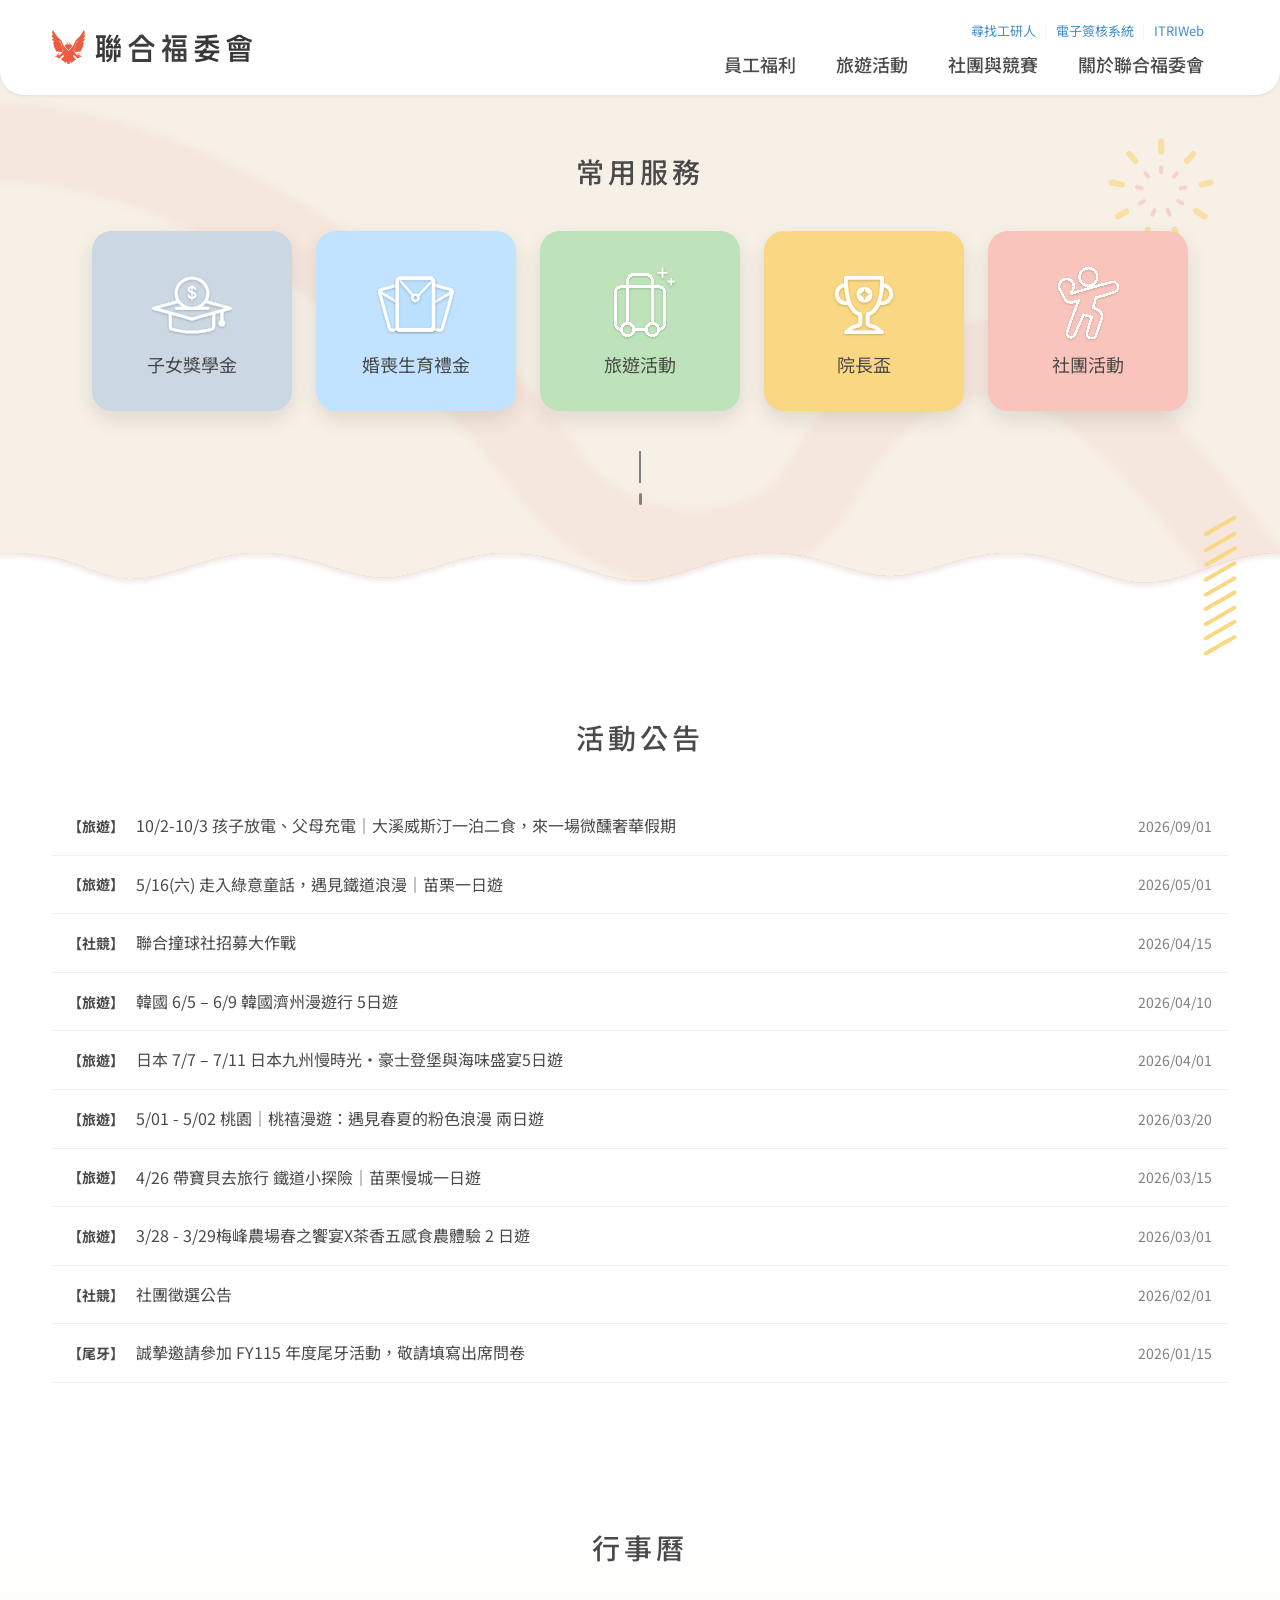
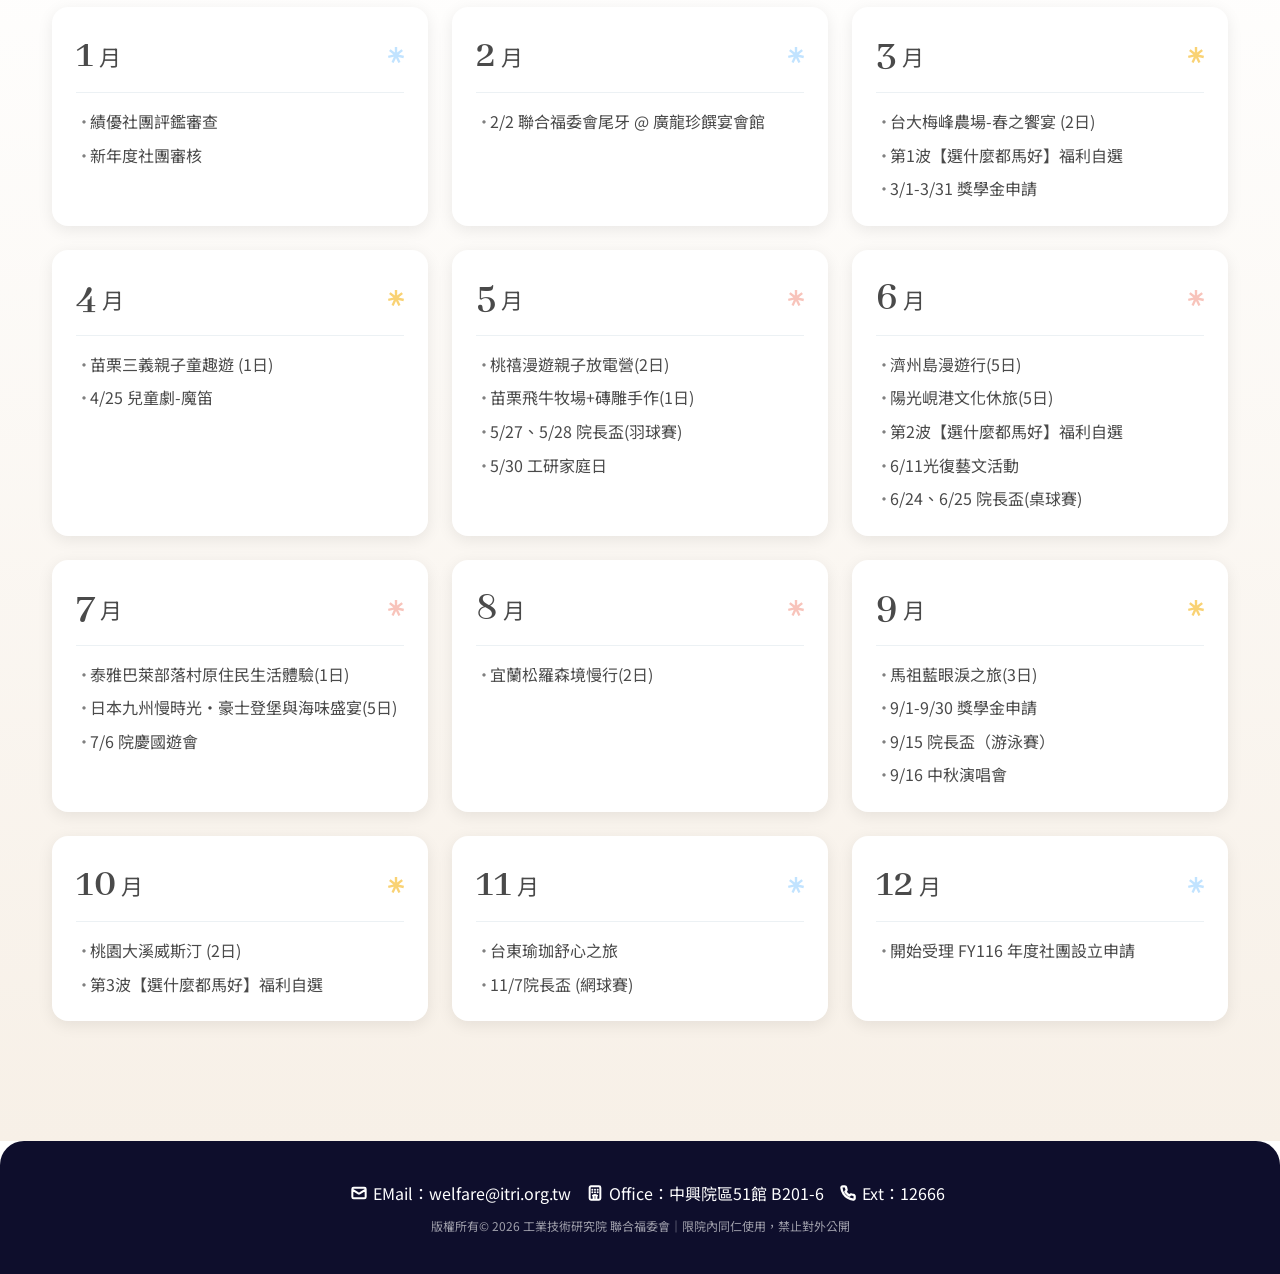
<file: index.html>
<!DOCTYPE html>
<html lang="zh-TW">
<head>
  <meta charset="UTF-8">
  <meta name="viewport" content="width=device-width, initial-scale=1.0">
  <title>聯合福委會</title>
  <link rel="preconnect" href="https://fonts.googleapis.com">
  <link rel="preconnect" href="https://fonts.gstatic.com" crossorigin>
  <link href="https://fonts.googleapis.com/css2?family=Abhaya+Libre:wght@800&family=Noto+Sans+TC:wght@400;500;700&display=swap" rel="stylesheet">
  <link rel="stylesheet" href="css/bootstrap-grid.min.css">
  <link rel="stylesheet" href="css/style.css">
</head>
<body>

  <!-- ===== HEADER ===== -->
  <div id="site-nav"></div>
  <script src="js/nav.js"></script>

  <!-- ===== 常用服務 ===== -->
  <section class="hero">
    <img src="images/deco/de-firework-1.svg" alt="" class="hero-deco-firework" aria-hidden="true">
    <img src="images/deco/de-firework-2.svg" alt="" class="hero-deco-firework-2" aria-hidden="true">
    <div class="container">
      <h2 class="section-title">常用服務</h2>
      <div class="row justify-content-center g-4">
        <div class="col-auto">
          <a href="/page/welfare.html#scholarship" class="service-card">
            <div class="card-icon" style="background: #CBD8E3;">
              <img src="images/hero-icon/scholarship.svg" alt="子女獎學金">
              <span>子女獎學金</span>
            </div>
          </a>
        </div>
        <div class="col-auto">
          <a href="/page/welfare.html#wedding-gift" class="service-card">
            <div class="card-icon" style="background: #C1E3FF;">
              <img src="images/hero-icon/envelope.svg" alt="婚喪生育禮金">
              <span>婚喪生育禮金</span>
            </div>
          </a>
        </div>
        <div class="col-auto">
          <a href="/page/travel.html" class="service-card">
            <div class="card-icon" style="background: #BEE2BA;">
              <img src="images/hero-icon/luggage.svg" alt="旅遊活動">
              <span>旅遊活動</span>
            </div>
          </a>
        </div>
        <div class="col-auto">
          <a href="/page/club.html#presidents-cup" class="service-card">
            <div class="card-icon" style="background: #FAD782;">
              <img src="images/hero-icon/contest.svg" alt="院長盃">
              <span>院長盃</span>
            </div>
          </a>
        </div>
        <div class="col-auto">
          <a href="/page/club.html#club-activities" class="service-card">
            <div class="card-icon" style="background: #F8C4BB;">
              <img src="images/hero-icon/club.svg" alt="社團活動">
              <span>社團活動</span>
            </div>
          </a>
        </div>
      </div>
    </div>
    <a href="#news" class="hero-divider-wrap" aria-label="往下滑">
      <div class="hero-divider"></div>
      <div class="hero-divider-2"></div>
    </a>
    <img src="images/deco/de-stripe.svg" alt="" class="hero-deco-stripe" aria-hidden="true">
    <div class="hero-wave-wrap" aria-hidden="true">
      <img src="images/deco/de-wave.svg" alt="">
    </div>
  </section>

  <!-- ===== 活動公告 ===== -->
  <section id="news" class="news">
    <div class="container">
      <h2 class="section-title">活動公告</h2>
      <ul class="news-list">
        <li class="news-item">
          <a href="https://survey.itri.org.tw/exam/38596" class="d-flex align-items-center gap-3" target="_blank">
            <span class="news-tag">【旅遊】</span>
            <span class="news-title">10/2-10/3 孩子放電、父母充電｜大溪威斯汀一泊二食，來一場微醺奢華假期</span>
            <span class="news-date ms-auto">2026/09/01</span>
          </a>
        </li>
        <li class="news-item">
          <a href="#" class="d-flex align-items-center gap-3">
            <span class="news-tag">【旅遊】</span>
            <span class="news-title">5/16(六) 走入綠意童話，遇見鐵道浪漫｜苗栗一日遊</span>
            <span class="news-date ms-auto">2026/05/01</span>
          </a>
        </li>
        <li class="news-item">
          <a href="./notice/images/20260319_撞球社招募.png" class="d-flex align-items-center gap-3">
            <span class="news-tag">【社競】</span>
            <span class="news-title">聯合撞球社招募大作戰</span>
            <span class="news-date ms-auto">2026/04/15</span>
          </a>
        </li>
        <li class="news-item">
          <a href="https://survey.itri.org.tw/exam/38343" class="d-flex align-items-center gap-3" target="_blank">
            <span class="news-tag">【旅遊】</span>
            <span class="news-title">韓國 6/5 – 6/9 韓國濟州漫遊行 5日遊</span>
            <span class="news-date ms-auto">2026/04/10</span>
          </a>
        </li>
        <li class="news-item">
          <a href="https://survey.itri.org.tw/exam/38160" class="d-flex align-items-center gap-3" target="_blank">
            <span class="news-tag">【旅遊】</span>
            <span class="news-title">日本 7/7 – 7/11 日本九州慢時光・豪士登堡與海味盛宴5日遊</span>
            <span class="news-date ms-auto">2026/04/01</span>
          </a>
        </li>
        <li class="news-item">
          <a href="https://survey.itri.org.tw/exam/38079" class="d-flex align-items-center gap-3" target="_blank">
            <span class="news-tag">【旅遊】</span>
            <span class="news-title">5/01 - 5/02 桃園｜桃禧漫遊：遇見春夏的粉色浪漫 兩日遊</span>
            <span class="news-date ms-auto">2026/03/20</span>
          </a>
        </li>
        <li class="news-item">
          <a href="https://survey.itri.org.tw/exam/37820" class="d-flex align-items-center gap-3" target="_blank">
            <span class="news-tag">【旅遊】</span>
            <span class="news-title">4/26 帶寶貝去旅行 鐵道小探險｜苗栗慢城一日遊</span>
            <span class="news-date ms-auto">2026/03/15</span>
          </a>
        </li>
        <li class="news-item">
          <a href="https://survey.itri.org.tw/exam/37737" class="d-flex align-items-center gap-3" target="_blank">
            <span class="news-tag">【旅遊】</span>
            <span class="news-title">3/28 - 3/29梅峰農場春之饗宴X茶香五感食農體驗 2 日遊</span>
            <span class="news-date ms-auto">2026/03/01</span>
          </a>
        </li>
        <li class="news-item">
          <a href="./notice/20251515_notice.html" class="d-flex align-items-center gap-3">
            <span class="news-tag">【社競】</span>
            <span class="news-title">社團徵選公告</span>
            <span class="news-date ms-auto">2026/02/01</span>
          </a>
        </li>
        <li class="news-item">
          <a href="https://survey.itri.org.tw/exam/37515" class="d-flex align-items-center gap-3" target="_blank">
            <span class="news-tag">【尾牙】</span>
            <span class="news-title">誠摯邀請參加 FY115 年度尾牙活動，敬請填寫出席問卷</span>
            <span class="news-date ms-auto">2026/01/15</span>
          </a>
        </li>
      </ul>
    </div>

  </section>

  <!-- ===== 行事曆 ===== -->
  <section class="calendar">
    <div class="container">
      <h2 class="section-title">行事曆</h2>
      <div class="row g-4">

        <!-- 1月 -->
        <div class="col-12 col-sm-6 col-lg-4">
          <div class="cal-card">
            <div class="cal-header">
              <span class="cal-month"><strong>1</strong> 月</span>
              <img src="images/deco/de-star-blue.svg" alt="" class="cal-star">
            </div>
            <ul>
              <li>績優社團評鑑審查</li>
              <li>新年度社團審核</li>
            </ul>
          </div>
        </div>

        <!-- 2月 -->
        <div class="col-12 col-sm-6 col-lg-4">
          <div class="cal-card">
            <div class="cal-header">
              <span class="cal-month"><strong>2</strong> 月</span>
              <img src="images/deco/de-star-blue.svg" alt="" class="cal-star">
            </div>
            <ul>
              <li>2/2 聯合福委會尾牙 @ 廣龍珍饌宴會館</li>
            </ul>
          </div>
        </div>

        <!-- 3月 -->
        <div class="col-12 col-sm-6 col-lg-4">
          <div class="cal-card">
            <div class="cal-header">
              <span class="cal-month"><strong>3</strong> 月</span>
              <img src="images/deco/de-star-yellow.svg" alt="" class="cal-star">
            </div>
            <ul>
              <li>台大梅峰農場-春之饗宴 (2日)</li>
              <li>第1波【選什麼都馬好】福利自選</li>
              <li>3/1-3/31 獎學金申請</li>
            </ul>
          </div>
        </div>

        <!-- 4月 -->
        <div class="col-12 col-sm-6 col-lg-4">
          <div class="cal-card">
            <div class="cal-header">
              <span class="cal-month"><strong>4</strong> 月</span>
              <img src="images/deco/de-star-yellow.svg" alt="" class="cal-star">
            </div>
            <ul>
              <li>苗栗三義親子童趣遊 (1日)</li>
              <li>4/25 兒童劇-魔笛</li>
            </ul>
          </div>
        </div>

        <!-- 5月 -->
        <div class="col-12 col-sm-6 col-lg-4">
          <div class="cal-card">
            <div class="cal-header">
              <span class="cal-month"><strong>5</strong> 月</span>
              <img src="images/deco/de-star-red.svg" alt="" class="cal-star">
            </div>
            <ul>
              <li>桃禧漫遊親子放電營(2日)</li>
              <li>苗栗飛牛牧場+磚雕手作(1日)</li>
              <li>5/27、5/28 院長盃(羽球賽)</li>
              <li>5/30 工研家庭日</li>
            </ul>
          </div>
        </div>

        <!-- 6月 -->
        <div class="col-12 col-sm-6 col-lg-4">
          <div class="cal-card">
            <div class="cal-header">
              <span class="cal-month"><strong>6</strong> 月</span>
              <img src="images/deco/de-star-red.svg" alt="" class="cal-star">
            </div>
            <ul>
              <li>濟州島漫遊行(5日)</li>
              <li>陽光峴港文化休旅(5日)</li>
              <li>第2波【選什麼都馬好】福利自選</li>
              <li>6/11光復藝文活動</li>
              <li>6/24、6/25 院長盃(桌球賽)</li>
            </ul>
          </div>
        </div>

        <!-- 7月 -->
        <div class="col-12 col-sm-6 col-lg-4">
          <div class="cal-card">
            <div class="cal-header">
              <span class="cal-month"><strong>7</strong> 月</span>
              <img src="images/deco/de-star-red.svg" alt="" class="cal-star">
            </div>
            <ul>
              <li>泰雅巴萊部落村原住民生活體驗(1日)</li>
              <li>日本九州慢時光・豪士登堡與海味盛宴(5日)</li>
              <li>7/6 院慶國遊會</li>
            </ul>
          </div>
        </div>

        <!-- 8月 -->
        <div class="col-12 col-sm-6 col-lg-4">
          <div class="cal-card">
            <div class="cal-header">
              <span class="cal-month"><strong>8</strong> 月</span>
              <img src="images/deco/de-star-red.svg" alt="" class="cal-star">
            </div>
            <ul>
              <li>宜蘭松羅森境慢行(2日)</li>
            </ul>
          </div>
        </div>

        <!-- 9月 -->
        <div class="col-12 col-sm-6 col-lg-4">
          <div class="cal-card">
            <div class="cal-header">
              <span class="cal-month"><strong>9</strong> 月</span>
              <img src="images/deco/de-star-yellow.svg" alt="" class="cal-star">
            </div>
            <ul>
              <li>馬祖藍眼淚之旅(3日)</li>
              <li>9/1-9/30 獎學金申請</li>
              <li>9/15 院長盃（游泳賽）</li>
              <li>9/16 中秋演唱會</li>
            </ul>
          </div>
        </div>

        <!-- 10月 -->
        <div class="col-12 col-sm-6 col-lg-4">
          <div class="cal-card">
            <div class="cal-header">
              <span class="cal-month"><strong>10</strong> 月</span>
              <img src="images/deco/de-star-yellow.svg" alt="" class="cal-star">
            </div>
            <ul>
              <li>桃園大溪威斯汀 (2日)</li>
              <li>第3波【選什麼都馬好】福利自選</li>
            </ul>
          </div>
        </div>

        <!-- 11月 -->
        <div class="col-12 col-sm-6 col-lg-4">
          <div class="cal-card">
            <div class="cal-header">
              <span class="cal-month"><strong>11</strong> 月</span>
              <img src="images/deco/de-star-blue.svg" alt="" class="cal-star">
            </div>
            <ul>
              <li>台東瑜珈舒心之旅</li>
              <li>11/7院長盃 (網球賽)</li>
            </ul>
          </div>
        </div>

        <!-- 12月 -->
        <div class="col-12 col-sm-6 col-lg-4">
          <div class="cal-card">
            <div class="cal-header">
              <span class="cal-month"><strong>12</strong> 月</span>
              <img src="images/deco/de-star-blue.svg" alt="" class="cal-star">
            </div>
            <ul>
              <li>開始受理 FY116 年度社團設立申請</li>
            </ul>
          </div>
        </div>

      </div>
    </div>
  </section>

  <!-- ===== FOOTER ===== -->
  <footer class="footer">
    <div class="container">
      <div class="footer-info d-flex justify-content-center gap-4">
        <span class="footer-contact-item">
          <img src="images/icon/icon-mail.svg"  alt="" class="footer-icon">
          EMail：welfare@itri.org.tw
        </span>
        <span class="footer-contact-item">
          <img src="images/icon/icon-hotel.svg" alt="" class="footer-icon">
          Office：中興院區51館 B201-6
        </span>
        <span class="footer-contact-item">
          <img src="images/icon/icon-phone.svg" alt="" class="footer-icon">
          Ext：12666
        </span>
      </div>
      <p class="footer-copy">版權所有© 2026 工業技術研究院 聯合福委會｜限院內同仁使用，禁止對外公開</p>
    </div>
  </footer>

</body>
</html>
</file>
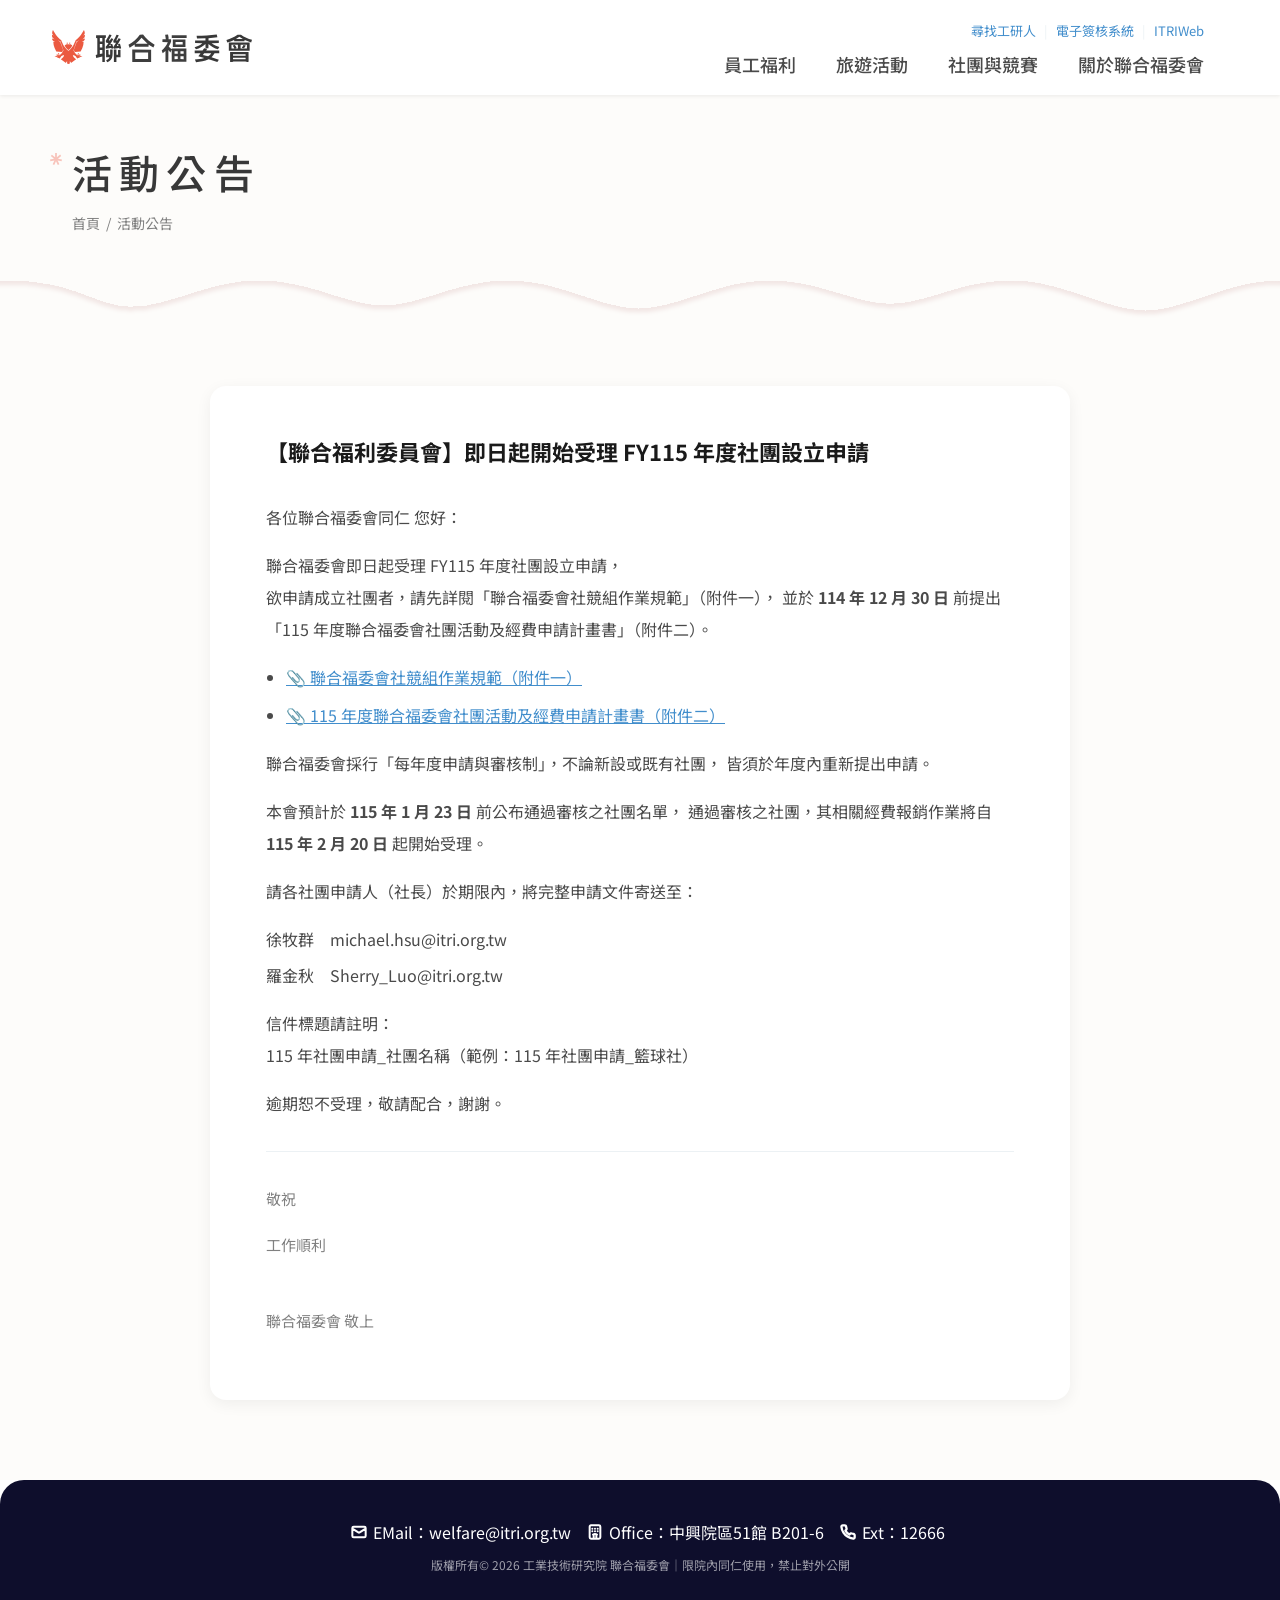
<file: notice/20251515_notice.html>
<!DOCTYPE html>
<html lang="zh-TW">
<head>
  <meta charset="UTF-8">
  <meta name="viewport" content="width=device-width, initial-scale=1.0">
  <title>聯合福委會</title>
  <link rel="preconnect" href="https://fonts.googleapis.com">
  <link rel="preconnect" href="https://fonts.gstatic.com" crossorigin>
  <link href="https://fonts.googleapis.com/css2?family=Abhaya+Libre:wght@800&family=Noto+Sans+TC:wght@400;500;700&display=swap" rel="stylesheet">
  <link rel="stylesheet" href="../../css/bootstrap-grid.min.css">
  <link rel="stylesheet" href="../../css/style.css">
  <style>
    .page-banner  { background: var(--bg-light); }

    .notice-wrap {
      background: var(--bg-light);
      padding: 56px 0 80px;
    }

    .notice-card {
      background: #fff;
      border-radius: 16px;
      padding: 48px 56px;
      box-shadow: 0 4px 16px rgba(0, 0, 0, 0.06);
      max-width: 860px;
      margin: 0 auto;
    }

    .notice-title {
      font-size: 22px;
      font-weight: 700;
      color: #1a1a1a;
      margin-bottom: 32px;
      line-height: 1.6;
    }

    .notice-body {
      font-size: 16px;
      line-height: 2;
      color: var(--text);
    }

    .notice-body p {
      margin-bottom: 16px;
    }

    .notice-body ul {
      padding-left: 20px;
      margin-bottom: 16px;
    }

    .notice-body ul li {
      margin-bottom: 6px;
    }

    .notice-body a {
      color: var(--secondary-dark);
      text-decoration: underline;
    }

    .notice-body a:hover {
      opacity: 0.75;
    }

    .notice-contact {
      display: grid;
      grid-template-columns: auto 1fr;
      gap: 4px 16px;
      margin: 8px 0 16px;
    }

    .notice-divider {
      border: none;
      border-top: 1px solid var(--border);
      margin: 32px 0;
    }

    .notice-sign {
      color: var(--text-secondary);
      font-size: 15px;
      line-height: 2;
    }

    @media (max-width: 767px) {
      .notice-card { padding: 28px 20px; }
      .notice-title { font-size: 18px; }
      .notice-body  { font-size: 15px; }
    }
  </style>
</head>
<body>

  <!-- ===== HEADER ===== -->
  <div id="site-nav"></div>
  <script src="../js/nav.js"></script>

  <!-- ===== BANNER ===== -->
  <section class="page-banner">
    <div class="container banner-inner">
      <div class="banner-text">
        <h1 class="banner-title">活動公告</h1>
        <nav class="breadcrumb-nav" aria-label="breadcrumb">
          <a href="../../index.html">首頁</a>
          <span class="breadcrumb-sep">/</span>
          <span>活動公告</span>
        </nav>
      </div>
    </div>
    <div class="banner-wave-wrap" aria-hidden="true">
      <img src="../images/deco/de-wave-innerpage.svg" alt="">
    </div>
  </section>

  <!-- ===== 公告內容 ===== -->
  <div class="notice-wrap">
    <div class="container">
      <div class="notice-card">

        <h2 class="notice-title">【聯合福利委員會】即日起開始受理 FY115 年度社團設立申請</h2>

        <div class="notice-body">
          <p>各位聯合福委會同仁 您好：</p>

          <p>
            聯合福委會即日起受理 FY115 年度社團設立申請，<br>
            欲申請成立社團者，請先詳閱「聯合福委會社競組作業規範」（附件一），
            並於 <strong>114 年 12 月 30 日</strong> 前提出「115 年度聯合福委會社團活動及經費申請計畫書」（附件二）。
          </p>

          <ul>
            <li>
              <a href="./word/附件一：聯合福委會社競組作業規範.docx">📎 聯合福委會社競組作業規範（附件一）</a>
            </li>
            <li>
              <a href="./word/附件二：115年度聯合福委會社團活動及經費申請計畫書.docx">📎 115 年度聯合福委會社團活動及經費申請計畫書（附件二）</a>
            </li>
          </ul>

          <p>
            聯合福委會採行「每年度申請與審核制」，不論新設或既有社團，
            皆須於年度內重新提出申請。
          </p>

          <p>
            本會預計於 <strong>115 年 1 月 23 日</strong> 前公布通過審核之社團名單，
            通過審核之社團，其相關經費報銷作業將自 <strong>115 年 2 月 20 日</strong> 起開始受理。
          </p>

          <p>請各社團申請人（社長）於期限內，將完整申請文件寄送至：</p>

          <div class="notice-contact">
            <span>徐牧群</span>
            <span>michael.hsu@itri.org.tw</span>
            <span>羅金秋</span>
            <span>Sherry_Luo@itri.org.tw</span>
          </div>

          <p>
            信件標題請註明：<br>
            115 年社團申請_社團名稱（範例：115 年社團申請_籃球社）
          </p>

          <p>逾期恕不受理，敬請配合，謝謝。</p>

          <hr class="notice-divider">

          <div class="notice-sign">
            <p>敬祝</p>
            <p>工作順利</p>
            <br>
            <p>聯合福委會 敬上</p>
          </div>
        </div>

      </div>
    </div>
  </div>

  <!-- ===== FOOTER ===== -->
  <footer class="footer">
    <div class="container">
      <div class="footer-info d-flex justify-content-center gap-4">
        <span class="footer-contact-item">
          <img src="../../images/icon/icon-mail.svg" alt="" class="footer-icon">
          EMail：welfare@itri.org.tw
        </span>
        <span class="footer-contact-item">
          <img src="../../images/icon/icon-hotel.svg" alt="" class="footer-icon">
          Office：中興院區51館 B201-6
        </span>
        <span class="footer-contact-item">
          <img src="../../images/icon/icon-phone.svg" alt="" class="footer-icon">
          Ext：12666
        </span>
      </div>
      <p class="footer-copy">版權所有© 2026 工業技術研究院 聯合福委會｜限院內同仁使用，禁止對外公開</p>
    </div>
  </footer>

</body>
</html>
</file>
<file: css/style.css>
/* ===== CSS Variables ===== */
:root {
  --primary:        #EB5A41;
  --primary-400:    #F8C4BB;
  --primary-200:    #FBE1DD;
  --secondary-dark: #428ECC;
  --secondary-light:#C1E3FF;
  --yellow:         #FAD782;
  --green-light:    #BEE2BA;
  --text:           #4A4A4A;
  --text-secondary: #808080;
  --border:         #ECF1F4;
  --bg:             #F7F0E7;
  --bg-light:       #FDFCFA;
}

/* ===== Reset ===== */
html {
  scroll-behavior: smooth;
}

*, *::before, *::after {
  margin: 0;
  padding: 0;
  box-sizing: border-box;
}

body {
  font-family: 'Noto Sans TC', sans-serif;
  color: var(--text);
  background: #fff;
}

a {
  text-decoration: none;
}

/* 覆蓋 Bootstrap container 最大寬度 */
.container {
  max-width: 1200px;
}

/* ===== HEADER ===== */
.header {
  position: sticky;
  top: 0;
  z-index: 100;
  background: var(--bg);
}

.header-right {
  display: flex;
  flex-direction: column;
  align-items: flex-end;
  gap: 4px;
  margin-right: 24px;
}

.utility-nav {
  display: flex;
  justify-content: flex-end;
  align-items: center;
  gap: 8px;
  padding: 7px 0;
  font-size: 13px;
}

.utility-nav a {
  color: var(--secondary-dark);
  font-size: 13px;
  transition: opacity 0.15s;
}

.utility-nav a:hover {
  opacity: 0.75;
}

.utility-nav .divider {
  color: var(--border);
  user-select: none;
}

/* Main nav bar */
.header-main {
  padding: 14px 0;
  border-radius: 0 0 24px 24px;
  background: #fff;
  box-shadow: 0 1px 4px rgba(0, 0, 0, 0.08);
}

.header--inner .header-main {
  border-radius: 0;
}


.logo img {
  height: 34px;
  display: block;
}


.main-nav {
  display: flex;
  gap: 40px;
}

.main-nav a {
  color: var(--text);
  font-size: 18px;
  font-weight: 500;
  position: relative;
  padding-bottom: 2px;
  transition: color 0.15s;
}

.main-nav a::after {
  content: '';
  position: absolute;
  bottom: 0;
  left: 0;
  width: 0;
  height: 2px;
  background: var(--primary);
  transition: width 0.2s;
}

.main-nav a:hover {
  color: var(--primary);
}

.main-nav a:hover::after {
  width: 100%;
}

/* ===== HERO — 常用服務 ===== */
.hero {
  background: var(--bg) url('../images/hero-background.svg') center center / cover no-repeat;
  padding-top: 56px;
  position: relative;
}

.section-title {
  text-align: center;
  font-size: 28px;
  font-weight: 500;
  letter-spacing: 0.15em;
  margin-bottom: 40px;
}

.service-cards {
  display: flex;
  justify-content: center;
  gap: 24px;
}

.service-card {
  display: flex;
  flex-direction: column;
  align-items: center;
  color: var(--text);
}

.card-icon {
  width: 200px;
  height: 180px;
  border-radius: 20px;
  display: flex;
  flex-direction: column;
  align-items: center;
  justify-content: center;
  gap: 6px;
  transition: transform 0.2s ease, box-shadow 0.2s ease;
      box-shadow: 0 8px 20px rgba(0, 0, 0, 0.1);
  z-index: 1;

}

.service-card:hover .card-icon {
  transform: translateY(-5px);
  box-shadow: 0 8px 20px rgba(0, 0, 0, 0.1);
}

.card-icon img {
  width: 80px;
  height: 80px;
}

.service-card span {
  font-size: 18px;
}

/* Decorative vertical line */
@keyframes draw-line {
  0%        { transform: scaleY(0); opacity: 0; }
  15%       { opacity: 1; }
  65%, 100% { transform: scaleY(1); }
}

@keyframes fade-dot {
  0%, 55%   { opacity: 0; transform: translateY(-4px); }
  80%, 100% { opacity: 1; transform: translateY(0); }
}

.hero-divider-wrap {
  display: flex;
  flex-direction: column;
  align-items: center;
  gap: 10px;
  padding: 40px 0;
  cursor: pointer;
}

.hero-divider {
  width: 2px;
  height: 32px;
  background: #808080;
  transform-origin: top;
  animation: draw-line 1.8s ease-in-out infinite;
}

.hero-divider-2 {
  width: 3px;
  height: 12px;
  background: #808080;
  border-radius: 4px;
}

/* Deco firework */
.hero-deco-firework {
  position: absolute;
  top: 40px;
  right: 5%;
  width: 110px;
  pointer-events: none;
}

.hero-deco-firework-2 {
  position: absolute;
  bottom: 80px;
  left: 5%;
  width: 55px;
  pointer-events: none;
}

.hero-deco-firework-3 {
  position: absolute;
  top: 50%;
  left: 50%;
  transform: translate(-50%, -50%);
  width: 80px;
  pointer-events: none;
}

/* Deco stripe */
.hero-deco-stripe {
  position: absolute;
  right: 40px;
  bottom: -60px;
  width: 38px;
  pointer-events: none;
}

/* Wave divider */
.hero-wave {
  line-height: 0;
  overflow: hidden;
}

.hero-wave img {
  display: block;
  width: 100%;
}

/* ===== 最新活動 ===== */
.news {
  padding: 120px 0 80px;
  background: #fff;
}

.news-list {
  list-style: none;
  padding: 0;
}

.news-item a {
  display: flex;
  align-items: center;
  gap: 12px;
  padding: 16px;
  border-bottom: 1px solid var(--border);
  color: var(--text);
  text-decoration: none;
  transition: color 0.15s;
  font-size: 18px;
}

.news-item a:hover {
  color: var(--secondary-dark);
}

.news-tag {
  flex-shrink: 0;
  font-weight: 700;
  font-size: 14px;
}

.news-title {
  flex: 1;
  font-size: 16px;
  line-height: 1.6;
}

.news-date {
  flex-shrink: 0;
  font-size: 14px;
  color: var(--text-secondary);
  margin-left: auto;
}

/* ===== 行事曆 ===== */
.calendar {
  padding: 64px 0 120px;
  background: linear-gradient(to bottom, #ffffff, var(--bg));
}

.cal-card {
  background: #fff;
  border-radius: 16px;
  padding: 24px;
  height: 100%;
  box-shadow: 0 4px 16px rgba(0, 0, 0, 0.08);
  transition: transform 0.2s ease, box-shadow 0.2s ease;
}

.cal-card:hover {
  transform: scale(1.025);
  box-shadow: 0 8px 24px rgba(0, 0, 0, 0.13);
}

.cal-header {
  display: flex;
  justify-content: space-between;
  align-items: center;
  margin-bottom: 16px;
  padding-bottom: 12px;
  border-bottom: 1px solid var(--border);
}

.cal-month {
  font-size: 22px;
  color: var(--text);
}

.cal-month strong {
  font-family: 'Abhaya Libre', serif;
  font-size: 42px;
  font-weight: 600;
}

.cal-star {
  width: 16px;
  height: 16px;
}

.cal-card ul {
  list-style: none;
  padding: 0;
  margin: 0;
  display: flex;
  flex-direction: column;
  gap: 8px;
}

.cal-card ul li {
  font-size: 16px;
  line-height: 1.6;
  color: var(--text);
  padding-left: 14px;
  position: relative;
}

.cal-card ul li::before {
  content: '·';
  position: absolute;
  left: 0;
  color: var(--text-secondary);
}

/* ===== FOOTER ===== */
.footer {
  background: #0e0e2c;
  border-radius: 24px 24px 0 0;
  color: #fff;
  padding: 40px 0 40px;
  text-align: center;
}

.footer-info {
  font-size: 14px;
  margin-bottom: 12px;
  flex-wrap: wrap;
}

.footer-copy {
  font-size: 12px;
  color: rgba(255, 255, 255, 0.6);
  margin: 0;
}

.footer-contact-item {
  display: flex;
  align-items: center;
  gap: 6px;
  font-size: 16px;
  margin-left: 16px;
}

.footer-icon {
  width: 16px;
  height: 16px;
  display: block;
  filter: brightness(0) invert(1);
}

/* ===== 旅遊活動頁面 ===== */

/* Header active state */
.main-nav a.active {
  color: var(--primary);
}
.main-nav a.active::after {
  width: 100%;
}

/* Page Banner */
.page-banner {
  position: relative;
  background: #fff;
  overflow: visible;
  padding: 48px 0 0;
  min-height: 235px;
}

.banner-inner {
  display: flex;
  align-items: center;
  justify-content: space-between;
  position: relative;
  z-index: 2;
}

.banner-text {
  padding-bottom: 40px;
  margin-left: 20px;
}
.banner-text::before{
  content: '';
  position: absolute;
  left: 10px;
 top: 10px;
  width: 12px;
  height: 12px;
  background: url('../images/deco/de-tltle.svg') center center / cover no-repeat;

}
.banner-title {
  font-size: 40px;
  font-weight: 500;
  letter-spacing: 0.18em;
  color: #383838;
  margin-bottom: 12px;
  white-space: nowrap;
}

.breadcrumb-nav {
  font-size: 14px;
  color: var(--text-secondary);
  display: flex;
  align-items: center;
  gap: 6px;
}

.breadcrumb-nav a {
  color: var(--text-secondary);
  transition: color 0.15s;
}

.breadcrumb-nav a:hover {
  color: var(--primary);
}

.breadcrumb-sep {
  color: var(--text-secondary);
}

.banner-illus {
  flex-shrink: 0;
  margin-right: 14%;
}

.banner-illus img {
  height: 159px;
  display: block;
  transform: translateY(-16px);
}

.banner-deco {
  position: absolute;
  pointer-events: none;
  z-index: 1;
}

.deco-right-lg {
  right: 80px;
  top: 20px;
  width: 85px;
  opacity: 0.68;
}

.deco-right-sm {
  right: 101px;
  top: 44px;
  width: 42px;
  opacity: 0.68;
}

.deco-left-lg {
  left: 68px;
  top: 55px;
  width: 53px;
  opacity: 0.68;
}

.deco-left-sm {
  left: 82px;
  top: 70px;
  width: 26px;
  opacity: 0.68;
}

/* Homepage wave */
.hero-wave-wrap {
  width: 100%;
  margin-top: 8px;
  line-height: 0;
  overflow: hidden;
}

.hero-wave-wrap img {
  display: block;
}

/* Inner page wave */
.banner-wave-wrap {
  width: 100%;
  margin-top: 8px;
  overflow: hidden;
}


.banner-wave-subtract,
.banner-wave-union {
  position: absolute;
  left: 50%;
  transform: translateX(-50%);
  width: 100%;
  display: block;
}

.banner-wave-subtract {
  bottom: 0;
  height: 91px;
}

.banner-wave-union {
  bottom: -40px;
  height: 151px;
  opacity: 0.3;
}

/* Secondary Navigation */
.secondary-nav-wrap {
  display: flex;
  justify-content: center;
  padding-top: 40px;
  padding-bottom: 16px;
  position: sticky;
  top: var(--header-h, 89px);
  z-index: 50;
  margin-top: -8px;
  background: var(--bg-light);
  transition: padding 0.2s, box-shadow 0.2s;
}

.secondary-nav-wrap.is-sticky {
  padding-top: 0;
  padding-bottom: 0;
  background: #fff;
  box-shadow: 0 2px 8px rgba(0, 0, 0, 0.08);
}

.secondary-nav-wrap.is-sticky .secondary-nav {
  width: 100%;
  border-radius: 0;
  box-shadow: none;
  justify-content: center;
}

.secondary-nav {
  background: #fff;
  border-radius: 0;
  box-shadow: 0 1px 2.45px rgba(0, 0, 0, 0.2);
  display: flex;
  align-items: center;
  padding: 0 30px;
  height: 64px;
  transition: border-radius 0.2s, box-shadow 0.2s, width 0.2s;
}

.sec-nav-tab {
  display: flex;
  align-items: center;
  justify-content: center;
  height: 100%;
  width: 150px;
  padding: 10px 24px;
  font-size: 18px;
  font-weight: 500;
  color: #363636;
  text-decoration: none;
  border-bottom: 2px solid transparent;
  transition: color 0.15s, border-color 0.15s;
  white-space: nowrap;
}

.sec-nav-tab.active {
  color: var(--primary);
  border-bottom-color: var(--primary);
  font-weight: 700;
}

.sec-nav-tab:hover:not(.active) {
  color: var(--primary);
}

/* Page Content */
.page-content {
  background: var(--bg-light);
  padding: 56px 0 80px;
}

.content-section {
  margin-bottom: 100px;
}

.content-section:last-child {
  margin-bottom: 0;
}

.content-title {
  font-size: 24px;
  font-weight: 700;
  color: #363636;
  padding-top: 36px;
  margin-bottom: 36px;
}

/* Activity Cards */
.activity-list {
  list-style: none;
  padding: 0;
  margin: 0;
  display: flex;
  flex-direction: column;
  gap: 16px;
}

.activity-card {
  background: #fff;
  border: 1px solid var(--border);
  border-radius: 14px;
  padding: 24px 28px;
  display: flex;
  flex-direction: column;
  height: auto;
  overflow: visible;
  transition: box-shadow 0.2s;
   position: relative;
}

.activity-card:hover {
  box-shadow: 0 4px 16px rgba(0, 0, 0, 0.08);
}

.activity-accent {
  width: 72px;
  height: 3px;
  background: var(--primary);
  border-radius: 2px;
  margin-bottom: 10px;
  flex-shrink: 0;
  position: absolute;
  top: 0px;
  left: 24px;
}

.activity-body {
  flex: 1;
  padding: 0;
  display: flex;
  flex-direction: column;
  gap: 12px;
}

.activity-date {
  font-size: 14px;
  color: var(--text-secondary);
  line-height: 1.4;
  margin-bottom: 0;
}

.activity-title {
  font-size: 17px;
  color: #1a1a1a;
  line-height: 1.6;
  margin: 0;
}

.activity-links {
  display: flex;
  justify-content: flex-end;
  align-items: center;
  gap: 24px;
  padding: 0;
  margin-top: 16px;
  flex-shrink: 0;
}

.activity-link {
  font-size: 14px;
  color: var(--secondary-dark);
  transition: opacity 0.15s;
}

.activity-link:hover {
  opacity: 0.7;
  text-decoration: underline;
}

/* Data Table */
.data-table-wrap {
  background: #fff;
  border: 1px solid #e8e8e8;
  border-radius: 18px;
  overflow: hidden;
  margin-bottom: 48px;
}

.data-table {
  width: 100%;
  border-collapse: collapse;
  font-size: 16px;
  color: #363636;
  text-align: center;
}

.data-table thead tr {
  background: var(--primary-200);
}

.data-table thead th {
  padding: 14px 16px;
  font-weight: 400;
  border-bottom: 1px solid #d8d8d8;
  line-height: 1.8;
}

.data-table tbody td {
  padding: 10px 16px;
  border-bottom: 1px solid #e8e8e8;
  line-height: 1.8;
}

.data-table tbody tr:last-child td {
  border-bottom: none;
}

.data-table tbody tr:hover td {
  background: rgba(180, 60, 60, 0.04);
}

/* 有跨欄（rowspan）的表格不套用 hover */
.data-table.no-hover tbody tr:hover td {
  background: none;
}

.subsidy-table-wrap {
  box-shadow: 0 4px 6px rgba(186, 156, 156, 0.1);
  max-width: 780px;
}

.category-cell {
  font-size: 16px;
  vertical-align: middle;
}

/* Related Documents */
.doc-list {
  list-style: none;
  padding: 0;
  margin: 0;
}

.doc-item {
  display: flex;
  align-items: center;
  gap: 8px;
  padding: 8px 0;
}

.doc-icon {
  width: 20px;
  height: 20px;
  flex-shrink: 0;
}

.doc-link {
  font-size: 18px;
  color: var(--secondary-dark);
  text-decoration: none;
  line-height: 1.8;
  transition: opacity 0.15s;
}

.doc-link:hover {
  opacity: 0.75;
  text-decoration: underline;
}

/* Club & Competition */
.section-subtitle {
  font-size: 18px;
  font-weight: 700;
  color: #363636;
  margin-bottom: 16px;
  margin-top: 40px;
}

.section-subtitle:first-of-type {
  margin-top: 0;
}


.club-subsidy-list {
  padding-left: 20px;
  margin: 0;
  display: flex;
  flex-direction: column;
  gap: 12px;
  font-size: 16px;
  line-height: 1.8;
  color: #363636;
}

.club-subsidy-link {
  color: var(--secondary-dark);
  text-decoration: underline;
}

.club-subsidy-link:hover {
  opacity: 0.75;
}

/* About Page */
.about-desc {
  font-size: 18px;
  line-height: 1.8;
  color: var(--text);
  margin-bottom: 16px;
}

.about-note-list {
  padding-left: 20px;
  margin: 0 0 32px;
  display: flex;
  flex-direction: column;
  gap: 8px;
  font-size: 16px;
  line-height: 1.8;
  color: var(--text);
}

.unit-tag-header {
  margin-bottom: 10px;
}

.unit-tags {
  display: flex;
  flex-wrap: wrap;
  gap: 8px;
  margin-bottom: 40px;
}

.unit-tag {
  display: inline-block;
  padding: 6px 16px;
  border: 1px solid #aed6f1;
  border-radius: 8px;
  font-size: 18px;
  color: #1a5276;
  background: #ebf5fb;
}

.unit-tag--gray {
  background: #f8f8f8;
  border-color: #e8e8e8;
  color: #808080;
}

.member-type-grid {
  display: flex;
  gap: 24px;
  align-items: flex-start;
}

.member-type-col {
  flex: 1;
}

.member-type-heading {
  display: flex;
  align-items: center;
  gap: 8px;
  font-size: 15px;
  font-weight: 700;
  color: var(--text);
  margin-bottom: 12px;
}

.member-type-heading--green { color: var(--text); }
.member-type-heading--red   { color: var(--text); }

.member-type-icon {
  display: inline-flex;
  align-items: center;
  justify-content: center;
  width: 22px;
  height: 22px;
  border-radius: 50%;
  color: #fff;
  font-size: 13px;
  font-weight: 700;
  flex-shrink: 0;
  line-height: 1;
}

.member-type-heading--green .member-type-icon { background-color: #4caf50; }
.member-type-heading--red   .member-type-icon { background-color: var(--primary); }

/* member-type-table 小字版 */
.member-type-col .data-table {
  font-size: 14px;
}

.member-type-col .data-table thead th {
  padding: 12px 14px;
}

.member-type-col .data-table tbody td {
  padding: 9px 14px;
}

/* Photo Section */
.photo-drive-btn {
  display: inline-block;
  padding: 14px 28px;
  border: 1.5px solid var(--secondary-dark);
  border-radius: 10px;
  color: var(--secondary-dark);
  font-size: 15px;
  font-weight: 500;
  margin-bottom: 24px;
  transition: background 0.15s, color 0.15s;
}

.photo-drive-btn:hover {
  background: var(--secondary-dark);
  color: #fff;
}

.external-albums {
  display: flex;
  align-items: center;
  gap: 16px;
}

.external-albums-label {
  font-size: 14px;
  color: var(--text-secondary);
}

.external-albums-links {
  display: flex;
  gap: 12px;
}

.album-link {
  font-size: 14px;
  color: var(--secondary-dark);
  text-decoration: underline;
}

.album-link:hover {
  opacity: 0.75;
}

/* Regulations */
.regulation-note {
  margin-top: 20px;
  font-size: 15px;
  color: var(--text);
  line-height: 1.8;
}

.regulation-link {
  color: var(--secondary-dark);
  text-decoration: underline;
}

.regulation-link:hover {
  opacity: 0.75;
}

/* Welfare Page */
.welfare-table th:first-child,
.welfare-table td:first-child { width: 180px; }

.welfare-table th:nth-child(3),
.welfare-table th:nth-child(4),
.welfare-table td:nth-child(3),
.welfare-table td:nth-child(4) { text-align: left; }

.welfare-notes {
  padding-left: 20px;
  margin-top: 24px;
  display: flex;
  flex-direction: column;
  gap: 8px;
  font-size: 18px;
  line-height: 1.8;
  color: var(--text);
}

.welfare-note-link {
  color: var(--secondary-dark);
  text-decoration: underline;
}

/* Kinship chart */
.kinship-chart {
  margin: 24px 0 32px;
}

.kinship-scroll {
  overflow-x: auto;
  -webkit-overflow-scrolling: touch;
}

.kinship-img {
  display: block;
  width: 100%;
  min-width: 600px;
  height: auto;
}

.kinship-row {
  display: flex;
  align-items: center;
  gap: 0;
}

.kinship-row--sub {
  padding-left: 212px;
}

.kinship-node {
  display: flex;
  flex-direction: column;
  align-items: center;
  justify-content: center;
  min-width: 80px;
  padding: 8px 12px;
  border: 1.5px solid #e0e0e0;
  border-radius: 8px;
  background: #fff;
  font-size: 13px;
  text-align: center;
  line-height: 1.4;
}

.kinship-node--main {
  border-color: var(--primary);
  background: var(--primary-200);
  font-weight: 700;
}

.kinship-node--side {
  border-style: dashed;
  font-size: 12px;
}

.kinship-note {
  font-size: 11px;
  color: var(--text-secondary);
}

.kinship-connector {
  display: flex;
  align-items: center;
  gap: 4px;
  font-size: 12px;
  color: var(--text-secondary);
  padding: 0 6px;
  white-space: nowrap;
}

.kinship-connector::before,
.kinship-connector::after {
  content: '';
  display: block;
  width: 16px;
  height: 1.5px;
  background: #ccc;
}

.welfare-download-btn {
  display: inline-flex;
  align-items: center;
  gap: 8px;
  padding: 10px 20px;
  border: 1.5px solid var(--secondary-dark);
  border-radius: 8px;
  color: var(--secondary-dark);
  font-size: 14px;
  font-weight: 500;
  margin-bottom: 32px;
  transition: background 0.15s, color 0.15s;
}

.welfare-download-btn:hover {
  background: var(--secondary-dark);
  color: #fff;
}

.welfare-contact-table-wrap {
  max-width: 600px;
}

/* ===== Hamburger / Mobile Menu ===== */
.nav-toggle {
  display: none;
  flex-direction: column;
  justify-content: center;
  align-items: center;
  gap: 5px;
  width: 40px;
  height: 40px;
  background: none;
  border: none;
  cursor: pointer;
  padding: 6px;
  flex-shrink: 0;
  border-radius: 8px;
  transition: background 0.2s;
}

.nav-toggle:hover {
  background: var(--primary-200);
}

.nav-toggle span {
  display: block;
  width: 22px;
  height: 2px;
  background: var(--text);
  border-radius: 2px;
  transition: transform 0.28s ease, opacity 0.2s ease, width 0.2s ease;
}

.nav-toggle.is-open span:nth-child(1) { transform: translateY(7px) rotate(45deg); }
.nav-toggle.is-open span:nth-child(2) { opacity: 0; transform: scaleX(0); }
.nav-toggle.is-open span:nth-child(3) { transform: translateY(-7px) rotate(-45deg); }

.mobile-menu {
  overflow: hidden;
  max-height: 0;
  opacity: 0;
  background: #fff;
  border-top: 2px solid transparent;
  transition: max-height 0.35s ease, opacity 0.25s ease, border-color 0.25s ease, box-shadow 0.25s ease;
}

.mobile-menu.is-open {
  max-height: 320px;
  opacity: 1;
  border-top-color: var(--primary-400);
  box-shadow: 0 8px 24px rgba(0, 0, 0, 0.09);
}

.mobile-menu a {
  display: flex;
  align-items: center;
  justify-content: space-between;
  padding: 15px 24px;
  font-size: 16px;
  font-weight: 500;
  color: var(--text);
  border-bottom: 1px solid var(--border);
  transition: color 0.15s, background 0.15s, padding-left 0.2s;
}

.mobile-menu a::after {
  content: '›';
  font-size: 22px;
  line-height: 1;
  color: var(--text-secondary);
  transition: color 0.15s, transform 0.2s;
}

.mobile-menu a:last-child {
  border-bottom: none;
}

.mobile-menu a:hover {
  color: var(--primary);
  background: var(--primary-200);
  padding-left: 30px;
}

.mobile-menu a:hover::after {
  color: var(--primary);
  transform: translateX(3px);
}

.mobile-menu a.active {
  color: var(--primary);
  background: var(--primary-200);
  border-left: 3px solid var(--primary);
  font-weight: 700;
}

.mobile-menu a.active::after {
  color: var(--primary);
}

/* ===== RWD: 1360px ===== */
@media (max-width: 1360px) {
  .hero-deco-firework-2 { display: none; }
}

/* ===== RWD: Tablet (≤ 991px) ===== */
@media (max-width: 991px) {
  .main-nav { gap: 20px; }

  .main-nav a { font-size: 16px; }

  .utility-nav a,
  .utility-nav .divider { font-size: 12px; }

  .banner-illus { margin-right: 4%; }

  .banner-illus img { height: 120px; }

  .sec-nav-tab {
    width: 120px;
    font-size: 16px;
    padding: 10px 12px;
  }
}

/* ===== RWD: Mobile (≤ 767px) ===== */
@media (max-width: 767px) {
  /* — Header — */
  .header-right { display: none !important; }
  .nav-toggle   { display: flex; }
  .header-main  { padding: 10px 0; }

  /* — Hero — */
  .hero { padding-top: 36px; }

  .hero-deco-firework   { width: 70px; top: 20px; }
  .hero-deco-firework-3 { display: none; }
  .hero-deco-stripe     { display: none; }
  .hero-divider-wrap    { display: none; }

  .section-title { font-size: 22px; margin-bottom: 28px; }

  /* 常用服務 — 橫向滑動 */
  .hero .row {
    flex-wrap: nowrap !important;
    overflow-x: auto;
    justify-content: flex-start !important;
    padding-bottom: 12px;
    -webkit-overflow-scrolling: touch;
    scrollbar-width: none;
    margin-left: 0 !important;
    margin-right: 0 !important;
  }
  .hero .row::-webkit-scrollbar { display: none; }
  .hero .col-auto { flex-shrink: 0; }

  .card-icon { width: 140px; height: 130px; }
  .card-icon img { width: 56px; height: 56px; }
  .service-card span { font-size: 15px; }

  /* — News — */
  .news { padding: 40px 0 56px; }
  .news-item a { padding: 12px 0; gap: 8px; }
  .news-date   { display: none; }
  .news-title  { font-size: 14px; }
  .news-tag    { font-size: 13px; }

  /* — Calendar — */
  .calendar { padding: 40px 0 72px; }
  .cal-month        { font-size: 18px; }
  .cal-month strong { font-size: 34px; }

  /* — Footer — */
  .footer-info {
    flex-direction: column !important;
    align-items: center !important;
    gap: 8px !important;
  }
  .footer-contact-item { margin-left: 0; font-size: 14px; }

  /* — Page Banner — */
  .page-banner  { padding: 28px 0 0; min-height: auto; }
  .banner-illus { display: none; }
  .banner-title    { font-size: 26px; letter-spacing: 0.1em; white-space: normal; }
  .banner-text     { margin-left: 0; padding-bottom: 20px; text-align: center; width: 100%; }
  .banner-text::before { display: none; }
  .breadcrumb-nav  { display: none; }

  .deco-right-lg, .deco-right-sm,
  .deco-left-lg,  .deco-left-sm  { display: none; }

  /* — Secondary Nav — */
  .secondary-nav-wrap { padding-top: 20px; padding-bottom: 8px; }

  .secondary-nav {
    padding: 0 4px;
    overflow-x: auto;
    -webkit-overflow-scrolling: touch;
    justify-content: flex-start;
    scrollbar-width: none;
  }
  .secondary-nav::-webkit-scrollbar { display: none; }

  .sec-nav-tab {
    width: auto;
    min-width: 80px;
    font-size: 14px;
    padding: 10px 14px;
    white-space: nowrap;
  }

  /* — Activity Cards — */
  .activity-card  { padding: 18px 20px; }
  .activity-title { font-size: 15px; }
  .activity-links { gap: 16px; margin-top: 12px; }

  /* — Tables — */
  .data-table-wrap {
    overflow-x: auto;
    -webkit-overflow-scrolling: touch;
  }
  .data-table { min-width: 460px; font-size: 14px; }

  /* — About Page — */
  .member-type-grid { flex-direction: column; gap: 16px; }

  /* — Content — */
  .page-content   { padding: 28px 0 48px; }
  .content-title  { font-size: 20px;  margin-bottom: 20px; }
  .content-section { margin-bottom: 56px; }

  /* — Misc — */
  .welfare-notes { font-size: 16px; }
  .about-desc    { font-size: 16px; }
}
</file>
